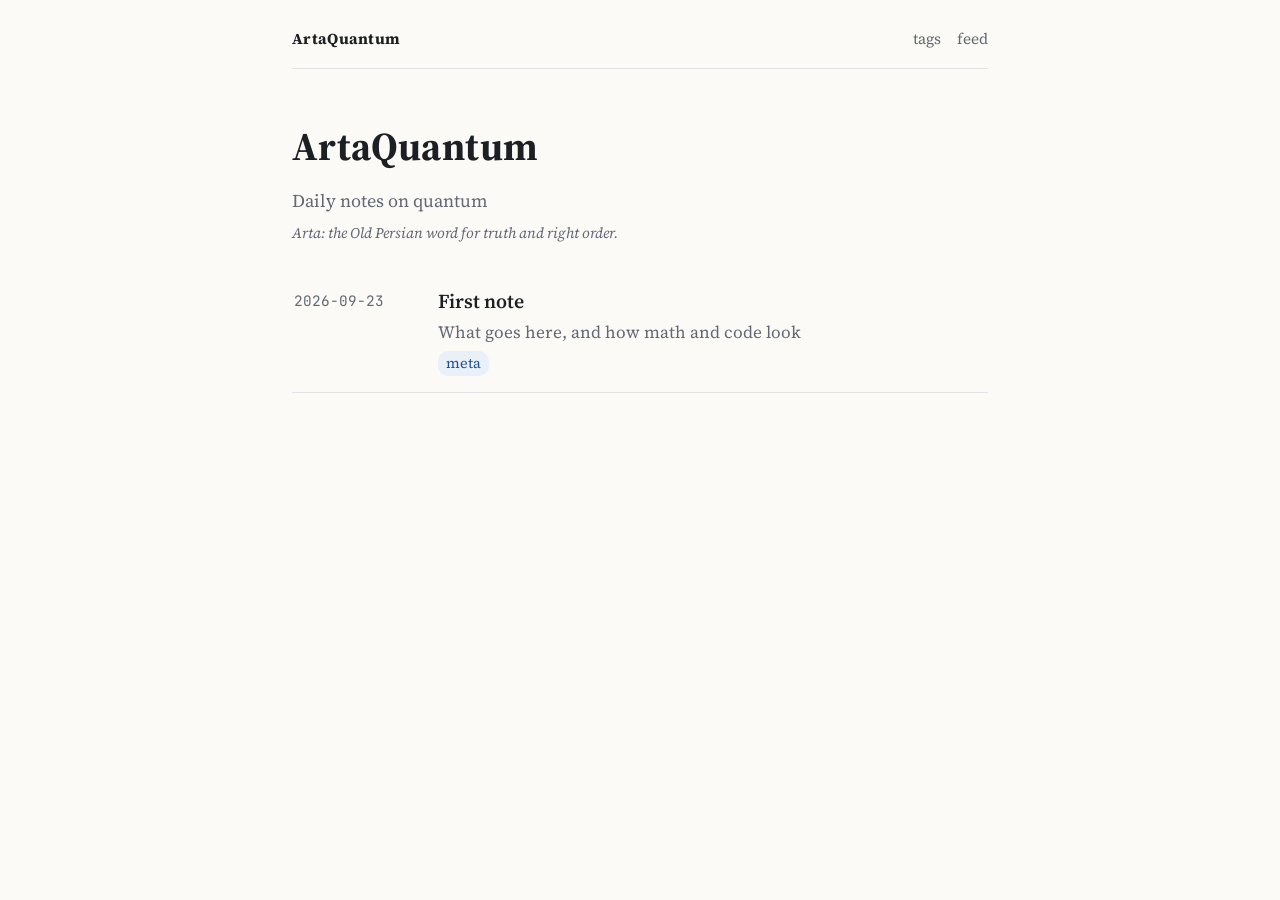
<file: index.html>
<!doctype html><html lang="en"><head><meta charset="utf-8"><meta name="viewport" content="width=device-width, initial-scale=1"><title>ArtaQuantum</title><link rel="preconnect" href="https://fonts.googleapis.com"><link rel="preconnect" href="https://fonts.gstatic.com" crossorigin><link href="https://fonts.googleapis.com/css2?family=Source+Serif+4:ital,opsz,wght@0,8..60,400;0,8..60,600;0,8..60,700;1,8..60,400&family=JetBrains+Mono:wght@400;600&display=swap" rel="stylesheet"><link rel="icon" href="/assets/favicon.svg" type="image/svg+xml"><link rel="alternate" type="application/atom+xml" title="ArtaQuantum" href="/atom.xml"><link rel="stylesheet" href="/assets/main.css"><link rel="stylesheet" href="/assets/code.css"></head><body><div class="wrap"><nav class="topbar"><a class="brand" href="/">ArtaQuantum</a><span class="links"><a href="/tags/">tags</a><a href="/atom.xml">feed</a></span></nav><header class="home-head"><h1>ArtaQuantum</h1><p class="home-sub">Daily notes on quantum</p><p class="home-note">Arta: the Old Persian word for truth and right order.</p></header><ul class="post-list"><li><time datetime="2026-09-23">2026-09-23</time><div><a class="post-title" href="/notes/2026-09-23-first-note.html">First note</a><span class="post-sub">What goes here, and how math and code look</span><span class="post-tags"><a class="tag" href="/tags/#meta">meta</a></span></div></li></ul></div></body></html>
</file>
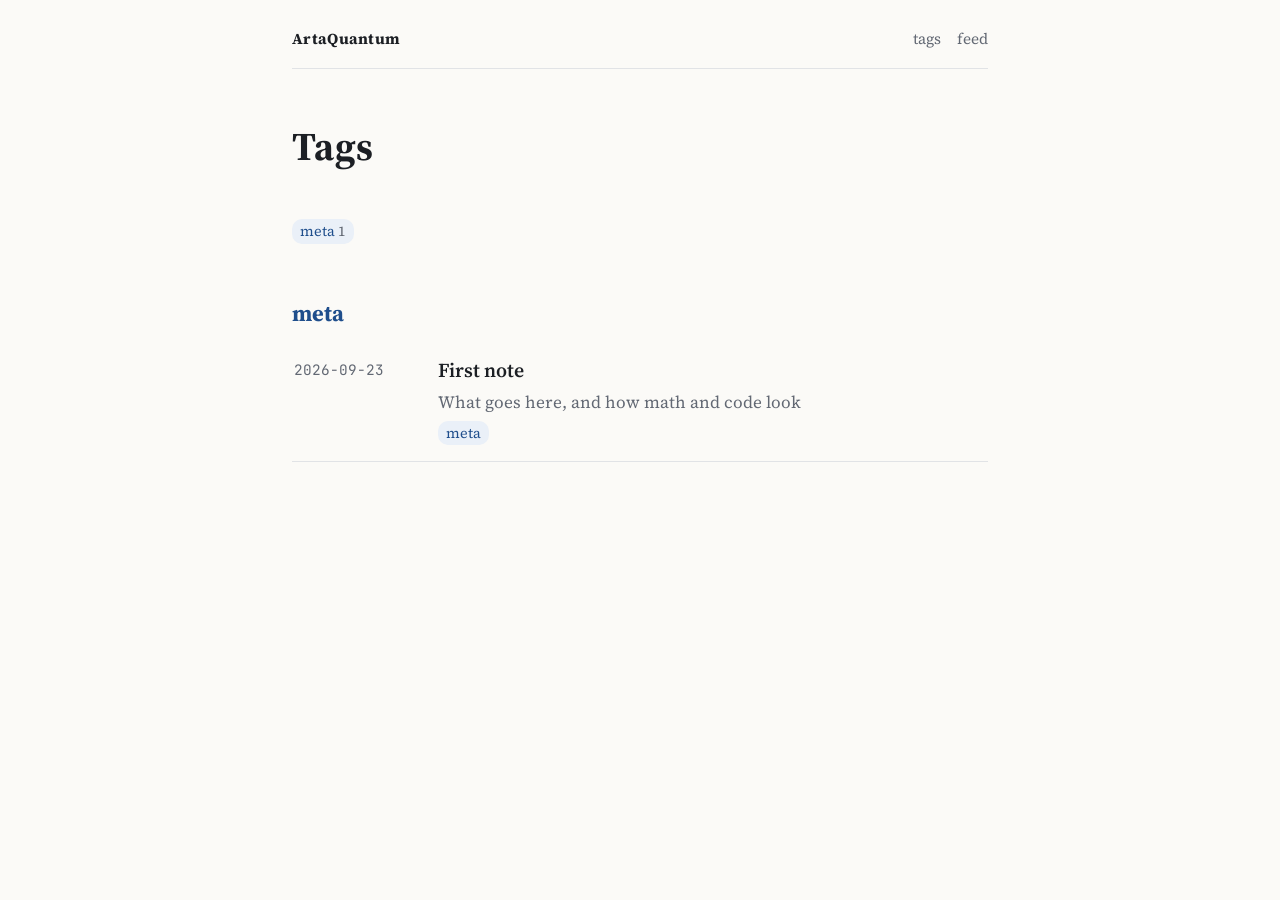
<file: tags/index.html>
<!doctype html><html lang="en"><head><meta charset="utf-8"><meta name="viewport" content="width=device-width, initial-scale=1"><title>Tags · ArtaQuantum</title><link rel="preconnect" href="https://fonts.googleapis.com"><link rel="preconnect" href="https://fonts.gstatic.com" crossorigin><link href="https://fonts.googleapis.com/css2?family=Source+Serif+4:ital,opsz,wght@0,8..60,400;0,8..60,600;0,8..60,700;1,8..60,400&family=JetBrains+Mono:wght@400;600&display=swap" rel="stylesheet"><link rel="icon" href="/assets/favicon.svg" type="image/svg+xml"><link rel="alternate" type="application/atom+xml" title="ArtaQuantum" href="/atom.xml"><link rel="stylesheet" href="/assets/main.css"><link rel="stylesheet" href="/assets/code.css"></head><body><div class="wrap"><nav class="topbar"><a class="brand" href="/">ArtaQuantum</a><span class="links"><a href="/tags/">tags</a><a href="/atom.xml">feed</a></span></nav><header class="home-head"><h1>Tags</h1></header><p class="tag-cloud"><a class="tag" href="#meta">meta <span>1</span></a></p><section id="meta"><h2>meta</h2><ul class="post-list"><li><time datetime="2026-09-23">2026-09-23</time><div><a class="post-title" href="/notes/2026-09-23-first-note.html">First note</a><span class="post-sub">What goes here, and how math and code look</span><span class="post-tags"><a class="tag" href="/tags/#meta">meta</a></span></div></li></ul></section></div></body></html>
</file>
<file: assets/main.css>
:root{
  --bg:#fbfaf7;
  --ink:#1c1f24;
  --soft:#626873;
  --accent:#1f4e8c;
  --rule:#e1e3e6;
  --code-bg:#f3f4f6;
  --chip:#eaf0f8;
  --maxw:740px;
}
@media (prefers-color-scheme: dark){
  :root{
    --bg:#121417;
    --ink:#e4e6ea;
    --soft:#9aa1ab;
    --accent:#7fb0f0;
    --rule:#2a2e34;
    --code-bg:#0d1117;
    --chip:#1b2533;
  }
}

*{box-sizing:border-box}
html{-webkit-text-size-adjust:100%}
body{
  margin:0;
  background:var(--bg);
  color:var(--ink);
  font-family:'Source Serif 4','Iowan Old Style',Georgia,serif;
  font-size:18px;
  line-height:1.7;
  -webkit-font-smoothing:antialiased;
  text-rendering:optimizeLegibility;
}
.wrap{max-width:var(--maxw);margin:0 auto;padding:26px 22px 90px}
a{color:var(--accent)}

/* top bar */
.topbar{
  display:flex;justify-content:space-between;align-items:center;
  padding-bottom:16px;margin-bottom:14px;border-bottom:1px solid var(--rule);
  font-size:.85em;
}
.topbar .brand{color:var(--ink);font-weight:700;text-decoration:none;letter-spacing:.02em}
.topbar .links{display:inline-flex;gap:16px}
.topbar .links a{color:var(--soft);text-decoration:none}
.topbar a:hover{color:var(--accent)}

/* tags */
.tag{display:inline-block;margin-inline-start:8px;padding:0 8px;border-radius:10px;background:var(--chip);color:var(--accent);font-size:.8em;text-decoration:none;line-height:1.7}
.tag:hover{text-decoration:underline}
.tag span{color:var(--soft)}
.tag-cloud{line-height:2.2}
.tag-cloud .tag{margin:0 8px 0 0}

/* title block */
.title-block{padding:22px 0 20px;margin-bottom:28px;border-bottom:1px solid var(--rule)}
.title-block h1{margin:0;font-weight:700;font-size:2em;line-height:1.25}
.title-block .subtitle{margin:.5em 0 0;color:var(--soft);font-size:1.05em}
.title-block .meta{margin:.8em 0 0;color:var(--soft);font-size:.85em}

/* note body */
.note h2{font-size:1.35em;margin:1.8em 0 .5em;line-height:1.35}
.note h3{font-size:1.1em;margin:1.5em 0 .4em}
.note p{margin:0 0 1.1em}
.note a{text-underline-offset:3px;text-decoration-thickness:1px}
.note blockquote{margin:1.4em 0;padding:.2em 1em;border-inline-start:3px solid var(--accent);color:var(--soft)}
.note ul,.note ol{margin:0 0 1.1em;padding-inline-start:1.4em}
.note li{margin:.25em 0}
.note img{max-width:100%;height:auto;display:block;margin:1.4em auto}
.note table{border-collapse:collapse;width:100%;margin:1.4em 0;font-size:.92em;display:block;overflow-x:auto}
.note th,.note td{border:1px solid var(--rule);padding:.45em .7em;text-align:start}
div.arithmatex{overflow-x:auto;overflow-y:hidden;margin:1.1em 0}
code,pre{font-family:'JetBrains Mono',ui-monospace,Menlo,monospace;font-size:.84em}
:not(pre) > code{background:var(--code-bg);padding:.1em .35em;border-radius:4px}
.highlight{border-radius:6px;margin:0 0 1.2em}
.highlight pre{margin:0;padding:14px 16px;overflow-x:auto;line-height:1.5;background:var(--code-bg);border-radius:6px}
hr{border:0;height:1px;background:var(--rule);margin:2.2em auto;width:55%}

/* older / newer */
.pager{display:flex;justify-content:space-between;gap:20px;margin-top:48px;padding-top:20px;border-top:1px solid var(--rule);font-size:.9em}
.pager a{color:var(--soft);text-decoration:none}
.pager a:hover{color:var(--accent)}

/* lists */
.home-head{padding:30px 0 12px;margin-bottom:12px}
.home-head h1{margin:0;font-size:2.2em;letter-spacing:.01em}
.home-head .home-sub{margin:.3em 0 0;color:var(--soft)}
.home-head .home-note{margin:.35em 0 0;color:var(--soft);font-size:.82em;font-style:italic}
section h2{font-size:1.25em;margin:2em 0 .3em;color:var(--accent)}
.post-list{list-style:none;margin:0;padding:0}
.post-list li{display:grid;grid-template-columns:7.2em 1fr;gap:14px;padding:14px 2px;border-bottom:1px solid var(--rule)}
.post-list li.empty{display:block;color:var(--soft)}
.post-list time{color:var(--soft);font-family:'JetBrains Mono',monospace;font-size:.8em;padding-top:.3em}
.post-list .post-title{color:var(--ink);font-weight:600;font-size:1.1em;text-decoration:none}
.post-list .post-title:hover{color:var(--accent)}
.post-list .post-sub{display:block;color:var(--soft);font-size:.95em}
.post-list .post-tags .tag:first-child{margin-inline-start:0}

@media (max-width:520px){
  body{font-size:16.5px}
  .wrap{padding:20px 16px 70px}
  .title-block h1{font-size:1.6em}
  .post-list li{grid-template-columns:1fr;gap:2px}
}
</file>
<file: assets/code.css>
pre { line-height: 125%; }
td.linenos .normal { color: #666666; background-color: transparent; padding-left: 5px; padding-right: 5px; }
span.linenos { color: #666666; background-color: transparent; padding-left: 5px; padding-right: 5px; }
td.linenos .special { color: #000000; background-color: #ffffc0; padding-left: 5px; padding-right: 5px; }
span.linenos.special { color: #000000; background-color: #ffffc0; padding-left: 5px; padding-right: 5px; }
.highlight .hll { background-color: #ffffcc }
.highlight { background: #f0f0f0; }
.highlight .c { color: #60A0B0; font-style: italic } /* Comment */
.highlight .err { border: 1px solid #F00 } /* Error */
.highlight .k { color: #007020; font-weight: bold } /* Keyword */
.highlight .o { color: #666 } /* Operator */
.highlight .ch { color: #60A0B0; font-style: italic } /* Comment.Hashbang */
.highlight .cm { color: #60A0B0; font-style: italic } /* Comment.Multiline */
.highlight .cp { color: #007020 } /* Comment.Preproc */
.highlight .cpf { color: #60A0B0; font-style: italic } /* Comment.PreprocFile */
.highlight .c1 { color: #60A0B0; font-style: italic } /* Comment.Single */
.highlight .cs { color: #60A0B0; background-color: #FFF0F0 } /* Comment.Special */
.highlight .gd { color: #A00000 } /* Generic.Deleted */
.highlight .ge { font-style: italic } /* Generic.Emph */
.highlight .ges { font-weight: bold; font-style: italic } /* Generic.EmphStrong */
.highlight .gr { color: #F00 } /* Generic.Error */
.highlight .gh { color: #000080; font-weight: bold } /* Generic.Heading */
.highlight .gi { color: #00A000 } /* Generic.Inserted */
.highlight .go { color: #888 } /* Generic.Output */
.highlight .gp { color: #C65D09; font-weight: bold } /* Generic.Prompt */
.highlight .gs { font-weight: bold } /* Generic.Strong */
.highlight .gu { color: #800080; font-weight: bold } /* Generic.Subheading */
.highlight .gt { color: #04D } /* Generic.Traceback */
.highlight .kc { color: #007020; font-weight: bold } /* Keyword.Constant */
.highlight .kd { color: #007020; font-weight: bold } /* Keyword.Declaration */
.highlight .kn { color: #007020; font-weight: bold } /* Keyword.Namespace */
.highlight .kp { color: #007020 } /* Keyword.Pseudo */
.highlight .kr { color: #007020; font-weight: bold } /* Keyword.Reserved */
.highlight .kt { color: #902000 } /* Keyword.Type */
.highlight .m { color: #40A070 } /* Literal.Number */
.highlight .s { color: #4070A0 } /* Literal.String */
.highlight .na { color: #4070A0 } /* Name.Attribute */
.highlight .nb { color: #007020 } /* Name.Builtin */
.highlight .nc { color: #0E84B5; font-weight: bold } /* Name.Class */
.highlight .no { color: #60ADD5 } /* Name.Constant */
.highlight .nd { color: #555; font-weight: bold } /* Name.Decorator */
.highlight .ni { color: #D55537; font-weight: bold } /* Name.Entity */
.highlight .ne { color: #007020 } /* Name.Exception */
.highlight .nf { color: #06287E } /* Name.Function */
.highlight .nl { color: #002070; font-weight: bold } /* Name.Label */
.highlight .nn { color: #0E84B5; font-weight: bold } /* Name.Namespace */
.highlight .nt { color: #062873; font-weight: bold } /* Name.Tag */
.highlight .nv { color: #BB60D5 } /* Name.Variable */
.highlight .ow { color: #007020; font-weight: bold } /* Operator.Word */
.highlight .w { color: #BBB } /* Text.Whitespace */
.highlight .mb { color: #40A070 } /* Literal.Number.Bin */
.highlight .mf { color: #40A070 } /* Literal.Number.Float */
.highlight .mh { color: #40A070 } /* Literal.Number.Hex */
.highlight .mi { color: #40A070 } /* Literal.Number.Integer */
.highlight .mo { color: #40A070 } /* Literal.Number.Oct */
.highlight .sa { color: #4070A0 } /* Literal.String.Affix */
.highlight .sb { color: #4070A0 } /* Literal.String.Backtick */
.highlight .sc { color: #4070A0 } /* Literal.String.Char */
.highlight .dl { color: #4070A0 } /* Literal.String.Delimiter */
.highlight .sd { color: #4070A0; font-style: italic } /* Literal.String.Doc */
.highlight .s2 { color: #4070A0 } /* Literal.String.Double */
.highlight .se { color: #4070A0; font-weight: bold } /* Literal.String.Escape */
.highlight .sh { color: #4070A0 } /* Literal.String.Heredoc */
.highlight .si { color: #70A0D0; font-style: italic } /* Literal.String.Interpol */
.highlight .sx { color: #C65D09 } /* Literal.String.Other */
.highlight .sr { color: #235388 } /* Literal.String.Regex */
.highlight .s1 { color: #4070A0 } /* Literal.String.Single */
.highlight .ss { color: #517918 } /* Literal.String.Symbol */
.highlight .bp { color: #007020 } /* Name.Builtin.Pseudo */
.highlight .fm { color: #06287E } /* Name.Function.Magic */
.highlight .vc { color: #BB60D5 } /* Name.Variable.Class */
.highlight .vg { color: #BB60D5 } /* Name.Variable.Global */
.highlight .vi { color: #BB60D5 } /* Name.Variable.Instance */
.highlight .vm { color: #BB60D5 } /* Name.Variable.Magic */
.highlight .il { color: #40A070 } /* Literal.Number.Integer.Long */
@media (prefers-color-scheme: dark){
pre { line-height: 125%; }
td.linenos .normal { color: #6e7681; background-color: #0d1117; padding-left: 5px; padding-right: 5px; }
span.linenos { color: #6e7681; background-color: #0d1117; padding-left: 5px; padding-right: 5px; }
td.linenos .special { color: #e6edf3; background-color: #6e7681; padding-left: 5px; padding-right: 5px; }
span.linenos.special { color: #e6edf3; background-color: #6e7681; padding-left: 5px; padding-right: 5px; }
.highlight .hll { background-color: #6e7681 }
.highlight { background: #0d1117; color: #E6EDF3 }
.highlight .c { color: #8B949E; font-style: italic } /* Comment */
.highlight .err { color: #F85149 } /* Error */
.highlight .esc { color: #E6EDF3 } /* Escape */
.highlight .g { color: #E6EDF3 } /* Generic */
.highlight .k { color: #FF7B72 } /* Keyword */
.highlight .l { color: #A5D6FF } /* Literal */
.highlight .n { color: #E6EDF3 } /* Name */
.highlight .o { color: #FF7B72; font-weight: bold } /* Operator */
.highlight .x { color: #E6EDF3 } /* Other */
.highlight .p { color: #E6EDF3 } /* Punctuation */
.highlight .ch { color: #8B949E; font-style: italic } /* Comment.Hashbang */
.highlight .cm { color: #8B949E; font-style: italic } /* Comment.Multiline */
.highlight .cp { color: #8B949E; font-weight: bold; font-style: italic } /* Comment.Preproc */
.highlight .cpf { color: #8B949E; font-style: italic } /* Comment.PreprocFile */
.highlight .c1 { color: #8B949E; font-style: italic } /* Comment.Single */
.highlight .cs { color: #8B949E; font-weight: bold; font-style: italic } /* Comment.Special */
.highlight .gd { color: #FFA198; background-color: #490202 } /* Generic.Deleted */
.highlight .ge { color: #E6EDF3; font-style: italic } /* Generic.Emph */
.highlight .ges { color: #E6EDF3; font-weight: bold; font-style: italic } /* Generic.EmphStrong */
.highlight .gr { color: #FFA198 } /* Generic.Error */
.highlight .gh { color: #79C0FF; font-weight: bold } /* Generic.Heading */
.highlight .gi { color: #56D364; background-color: #0F5323 } /* Generic.Inserted */
.highlight .go { color: #8B949E } /* Generic.Output */
.highlight .gp { color: #8B949E } /* Generic.Prompt */
.highlight .gs { color: #E6EDF3; font-weight: bold } /* Generic.Strong */
.highlight .gu { color: #79C0FF } /* Generic.Subheading */
.highlight .gt { color: #FF7B72 } /* Generic.Traceback */
.highlight .g-Underline { color: #E6EDF3; text-decoration: underline } /* Generic.Underline */
.highlight .kc { color: #79C0FF } /* Keyword.Constant */
.highlight .kd { color: #FF7B72 } /* Keyword.Declaration */
.highlight .kn { color: #FF7B72 } /* Keyword.Namespace */
.highlight .kp { color: #79C0FF } /* Keyword.Pseudo */
.highlight .kr { color: #FF7B72 } /* Keyword.Reserved */
.highlight .kt { color: #FF7B72 } /* Keyword.Type */
.highlight .ld { color: #79C0FF } /* Literal.Date */
.highlight .m { color: #A5D6FF } /* Literal.Number */
.highlight .s { color: #A5D6FF } /* Literal.String */
.highlight .na { color: #E6EDF3 } /* Name.Attribute */
.highlight .nb { color: #E6EDF3 } /* Name.Builtin */
.highlight .nc { color: #F0883E; font-weight: bold } /* Name.Class */
.highlight .no { color: #79C0FF; font-weight: bold } /* Name.Constant */
.highlight .nd { color: #D2A8FF; font-weight: bold } /* Name.Decorator */
.highlight .ni { color: #FFA657 } /* Name.Entity */
.highlight .ne { color: #F0883E; font-weight: bold } /* Name.Exception */
.highlight .nf { color: #D2A8FF; font-weight: bold } /* Name.Function */
.highlight .nl { color: #79C0FF; font-weight: bold } /* Name.Label */
.highlight .nn { color: #FF7B72 } /* Name.Namespace */
.highlight .nx { color: #E6EDF3 } /* Name.Other */
.highlight .py { color: #79C0FF } /* Name.Property */
.highlight .nt { color: #7EE787 } /* Name.Tag */
.highlight .nv { color: #79C0FF } /* Name.Variable */
.highlight .ow { color: #FF7B72; font-weight: bold } /* Operator.Word */
.highlight .pm { color: #E6EDF3 } /* Punctuation.Marker */
.highlight .w { color: #6E7681 } /* Text.Whitespace */
.highlight .mb { color: #A5D6FF } /* Literal.Number.Bin */
.highlight .mf { color: #A5D6FF } /* Literal.Number.Float */
.highlight .mh { color: #A5D6FF } /* Literal.Number.Hex */
.highlight .mi { color: #A5D6FF } /* Literal.Number.Integer */
.highlight .mo { color: #A5D6FF } /* Literal.Number.Oct */
.highlight .sa { color: #79C0FF } /* Literal.String.Affix */
.highlight .sb { color: #A5D6FF } /* Literal.String.Backtick */
.highlight .sc { color: #A5D6FF } /* Literal.String.Char */
.highlight .dl { color: #79C0FF } /* Literal.String.Delimiter */
.highlight .sd { color: #A5D6FF } /* Literal.String.Doc */
.highlight .s2 { color: #A5D6FF } /* Literal.String.Double */
.highlight .se { color: #79C0FF } /* Literal.String.Escape */
.highlight .sh { color: #79C0FF } /* Literal.String.Heredoc */
.highlight .si { color: #A5D6FF } /* Literal.String.Interpol */
.highlight .sx { color: #A5D6FF } /* Literal.String.Other */
.highlight .sr { color: #79C0FF } /* Literal.String.Regex */
.highlight .s1 { color: #A5D6FF } /* Literal.String.Single */
.highlight .ss { color: #A5D6FF } /* Literal.String.Symbol */
.highlight .bp { color: #E6EDF3 } /* Name.Builtin.Pseudo */
.highlight .fm { color: #D2A8FF; font-weight: bold } /* Name.Function.Magic */
.highlight .vc { color: #79C0FF } /* Name.Variable.Class */
.highlight .vg { color: #79C0FF } /* Name.Variable.Global */
.highlight .vi { color: #79C0FF } /* Name.Variable.Instance */
.highlight .vm { color: #79C0FF } /* Name.Variable.Magic */
.highlight .il { color: #A5D6FF } /* Literal.Number.Integer.Long */
}
</file>
